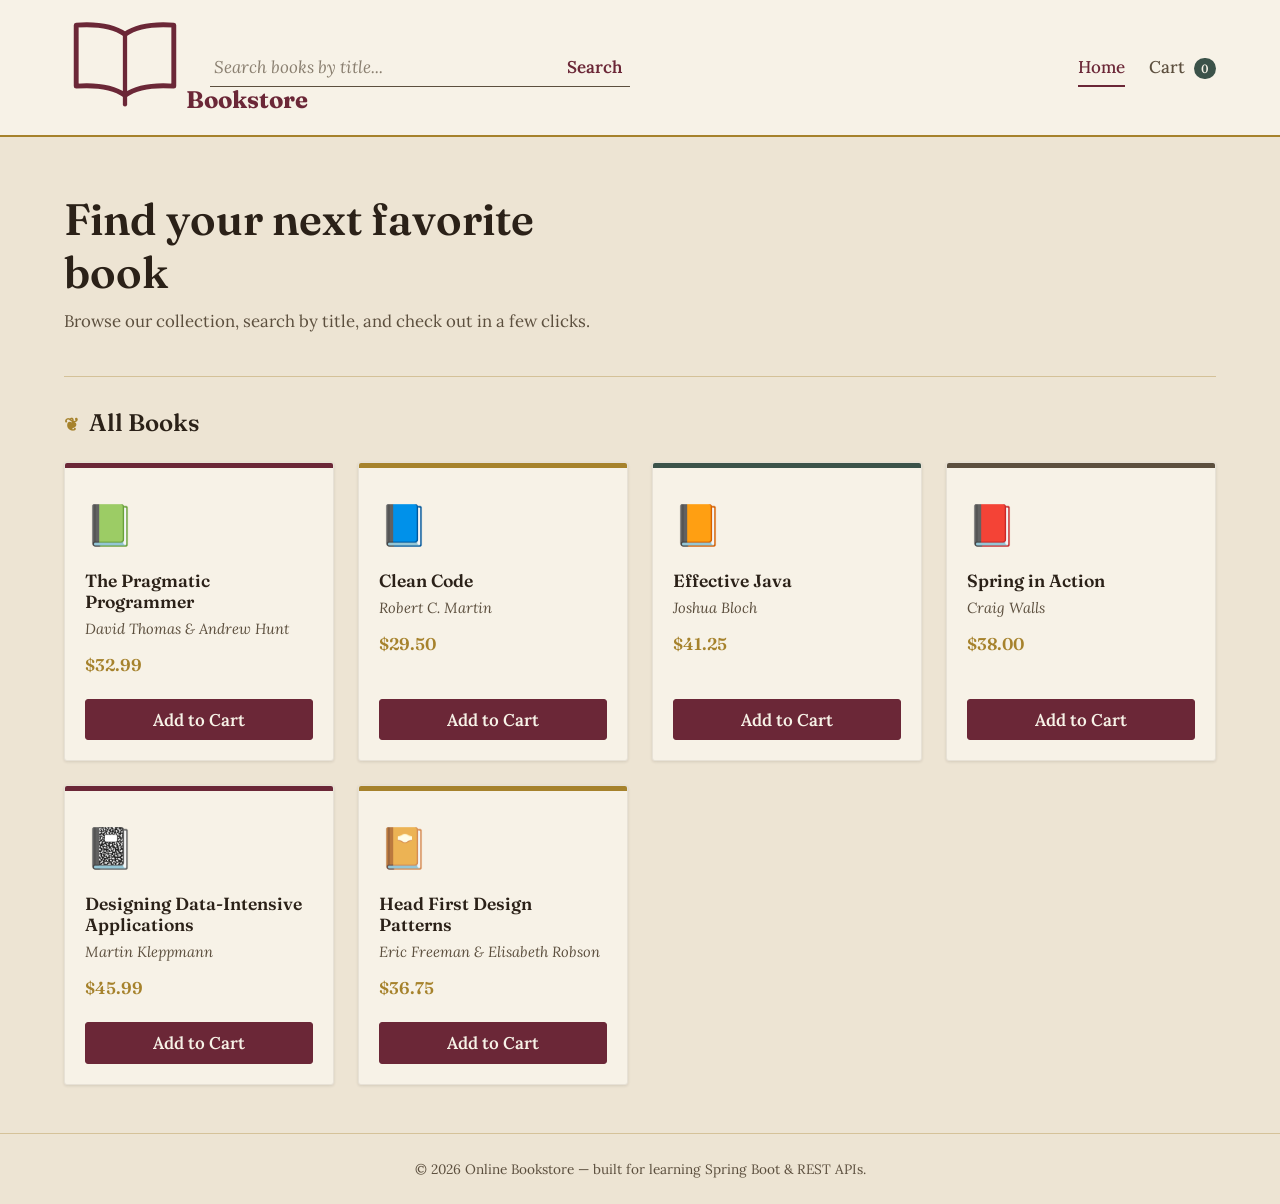
<file: frontend/index.html>
<!DOCTYPE html>
<html lang="en">
<head>
  <meta charset="UTF-8">
  <meta name="viewport" content="width=device-width, initial-scale=1.0">
  <title>Online Bookstore</title>
  <link rel="preconnect" href="https://fonts.googleapis.com">
  <link rel="preconnect" href="https://fonts.gstatic.com" crossorigin>
  <link href="https://fonts.googleapis.com/css2?family=Fraunces:opsz,wght@9..144,400;9..144,500;9..144,600;9..144,700&family=Lora:ital,wght@0,400;0,500;0,600;1,400&display=swap" rel="stylesheet">
  <link rel="stylesheet" href="css/style.css">
</head>
<body>

  <!-- ===== Header / Navigation ===== -->
  <header class="site-header">
    <div class="header-inner">
      <a href="index.html" class="logo"><svg class="logo-mark" viewBox="0 0 40 30" xmlns="http://www.w3.org/2000/svg" aria-hidden="true"><path d="M20 6C16.5 3.5 11 2.5 4 3v20c7 -0.5 12.5 0.5 16 3" fill="none" stroke="currentColor" stroke-width="1.6" stroke-linecap="round" stroke-linejoin="round"/><path d="M20 6c3.5 -2.5 9 -3.5 16 -3v20c-7 -0.5 -12.5 0.5 -16 3" fill="none" stroke="currentColor" stroke-width="1.6" stroke-linecap="round" stroke-linejoin="round"/><path d="M20 6v23" fill="none" stroke="currentColor" stroke-width="1.4" stroke-linecap="round"/></svg><span class="logo-text">Bookstore</span></a>

      <form class="search-form" id="searchForm">
        <input
          type="text"
          id="searchInput"
          class="search-input"
          placeholder="Search books by title..."
          autocomplete="off"
        >
        <button type="submit" class="search-btn">Search</button>
      </form>

      <nav class="main-nav">
        <a href="index.html" class="nav-link active">Home</a>
        <a href="cart.html" class="nav-link">
          Cart
          <span class="cart-count" id="cartCount">0</span>
        </a>
      </nav>
    </div>
  </header>

  <!-- ===== Main Content ===== -->
  <main class="main-content">

    <section class="hero">
      <h1>Find your next favorite book</h1>
      <p>Browse our collection, search by title, and check out in a few clicks.</p>
    </section>

    <section class="book-list-section">
      <h2 class="section-title">All Books</h2>

      <!-- Loading state (hidden by default, used later when JS fetches data) -->
      <p class="state-message loading-message" id="loadingMessage" hidden>Loading books...</p>

      <!-- Empty / no-results state (hidden by default) -->
      <p class="state-message empty-message" id="emptyMessage" hidden>No books match your search.</p>

      <!-- Static book grid for Phase 1. Phase 3 will make this dynamic via JS. -->
      <div class="book-grid" id="bookGrid">

        <article class="book-card" data-id="1">
          <a href="book.html?id=1" class="book-card-link">
            <div class="book-cover book-cover--1"></div>
            <h3 class="book-title">The Pragmatic Programmer</h3>
            <p class="book-author">David Thomas &amp; Andrew Hunt</p>
            <p class="book-price">$32.99</p>
          </a>
          <button class="btn btn-add-cart" data-id="1">Add to Cart</button>
        </article>

        <article class="book-card" data-id="2">
          <a href="book.html?id=2" class="book-card-link">
            <div class="book-cover book-cover--3"></div>
            <h3 class="book-title">Clean Code</h3>
            <p class="book-author">Robert C. Martin</p>
            <p class="book-price">$29.50</p>
          </a>
          <button class="btn btn-add-cart" data-id="2">Add to Cart</button>
        </article>

        <article class="book-card" data-id="3">
          <a href="book.html?id=3" class="book-card-link">
            <div class="book-cover book-cover--2"></div>
            <h3 class="book-title">Effective Java</h3>
            <p class="book-author">Joshua Bloch</p>
            <p class="book-price">$41.25</p>
          </a>
          <button class="btn btn-add-cart" data-id="3">Add to Cart</button>
        </article>

        <article class="book-card" data-id="4">
          <a href="book.html?id=4" class="book-card-link">
            <div class="book-cover book-cover--5"></div>
            <h3 class="book-title">Spring in Action</h3>
            <p class="book-author">Craig Walls</p>
            <p class="book-price">$38.00</p>
          </a>
          <button class="btn btn-add-cart" data-id="4">Add to Cart</button>
        </article>

        <article class="book-card" data-id="5">
          <a href="book.html?id=5" class="book-card-link">
            <div class="book-cover book-cover--4"></div>
            <h3 class="book-title">Designing Data-Intensive Applications</h3>
            <p class="book-author">Martin Kleppmann</p>
            <p class="book-price">$45.99</p>
          </a>
          <button class="btn btn-add-cart" data-id="5">Add to Cart</button>
        </article>

        <article class="book-card" data-id="6">
          <a href="book.html?id=6" class="book-card-link">
            <div class="book-cover book-cover--6"></div>
            <h3 class="book-title">Head First Design Patterns</h3>
            <p class="book-author">Eric Freeman &amp; Elisabeth Robson</p>
            <p class="book-price">$36.75</p>
          </a>
          <button class="btn btn-add-cart" data-id="6">Add to Cart</button>
        </article>

      </div>
    </section>
  </main>

  <!-- ===== Footer ===== -->
  <footer class="site-footer">
    <p>&copy; 2026 Online Bookstore — built for learning Spring Boot &amp; REST APIs.</p>
  </footer>

  <script src="js/books-data.js"></script>
  <script src="js/api.js"></script>
  <script src="js/main.js"></script>
</body>
</html>
</file>
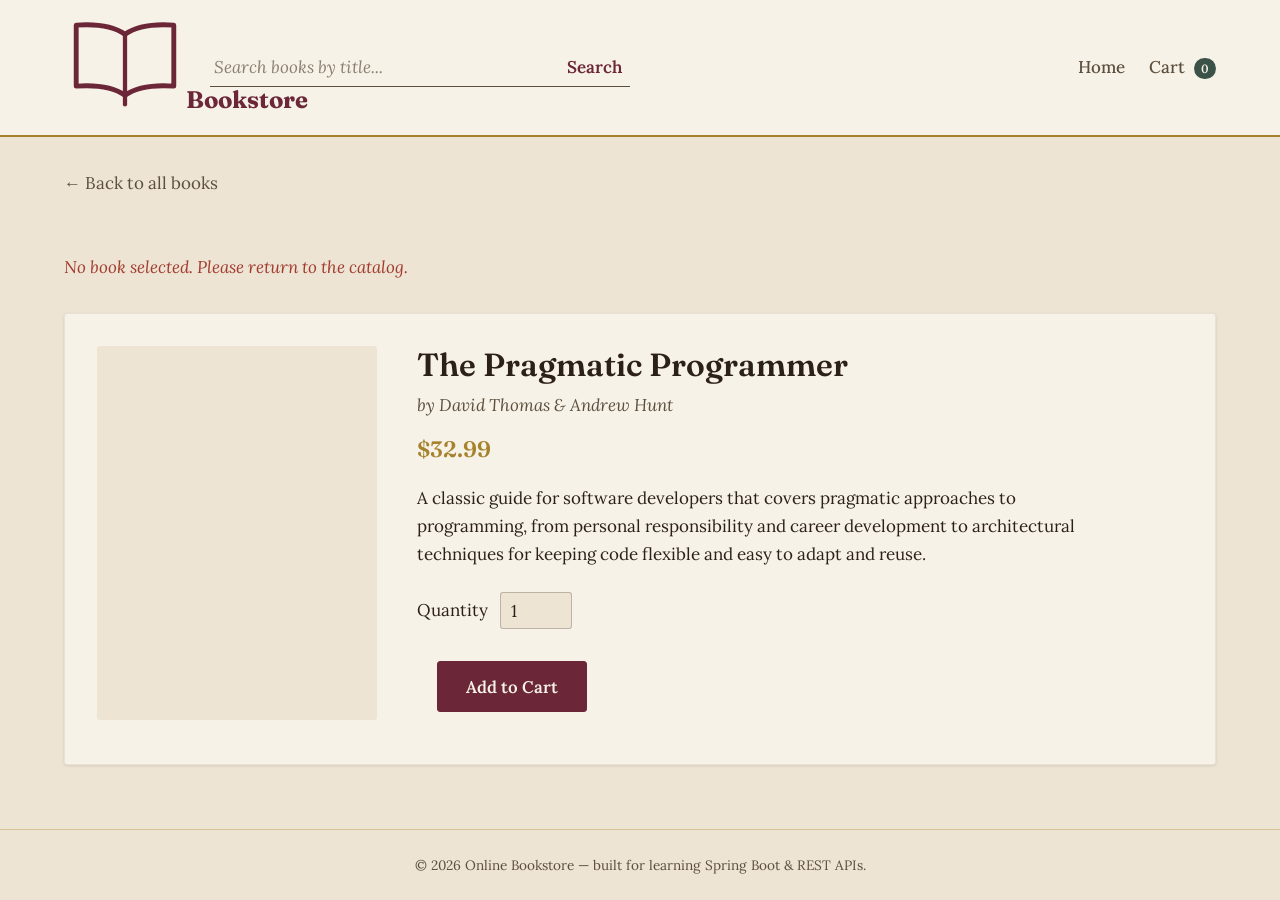
<file: frontend/book.html>
<!DOCTYPE html>
<html lang="en">
<head>
  <meta charset="UTF-8">
  <meta name="viewport" content="width=device-width, initial-scale=1.0">
  <title>Book Details — Online Bookstore</title>
  <link rel="preconnect" href="https://fonts.googleapis.com">
  <link rel="preconnect" href="https://fonts.gstatic.com" crossorigin>
  <link href="https://fonts.googleapis.com/css2?family=Fraunces:opsz,wght@9..144,400;9..144,500;9..144,600;9..144,700&family=Lora:ital,wght@0,400;0,500;0,600;1,400&display=swap" rel="stylesheet">
  <link rel="stylesheet" href="css/style.css">
</head>
<body>

  <header class="site-header">
    <div class="header-inner">
      <a href="index.html" class="logo"><svg class="logo-mark" viewBox="0 0 40 30" xmlns="http://www.w3.org/2000/svg" aria-hidden="true"><path d="M20 6C16.5 3.5 11 2.5 4 3v20c7 -0.5 12.5 0.5 16 3" fill="none" stroke="currentColor" stroke-width="1.6" stroke-linecap="round" stroke-linejoin="round"/><path d="M20 6c3.5 -2.5 9 -3.5 16 -3v20c-7 -0.5 -12.5 0.5 -16 3" fill="none" stroke="currentColor" stroke-width="1.6" stroke-linecap="round" stroke-linejoin="round"/><path d="M20 6v23" fill="none" stroke="currentColor" stroke-width="1.4" stroke-linecap="round"/></svg><span class="logo-text">Bookstore</span></a>

      <form class="search-form" id="searchForm">
        <input type="text" id="searchInput" class="search-input" placeholder="Search books by title..." autocomplete="off">
        <button type="submit" class="search-btn">Search</button>
      </form>

      <nav class="main-nav">
        <a href="index.html" class="nav-link">Home</a>
        <a href="cart.html" class="nav-link">
          Cart
          <span class="cart-count" id="cartCount">0</span>
        </a>
      </nav>
    </div>
  </header>

  <main class="main-content">
    <a href="index.html" class="back-link">&larr; Back to all books</a>

    <!-- Loading / error states, wired up once JS reads the ?id= query param -->
    <p class="state-message loading-message" id="loadingMessage" hidden>Loading book...</p>
    <p class="state-message error-message" id="errorMessage" hidden>Book not found.</p>

    <section class="book-detail" id="bookDetail">
      <div class="book-detail-cover book-cover--1" id="bookDetailCover"></div>

      <div class="book-detail-info">
        <h1 id="bookDetailTitle">The Pragmatic Programmer</h1>
        <p class="book-detail-author" id="bookDetailAuthor">by David Thomas &amp; Andrew Hunt</p>
        <p class="book-detail-price" id="bookDetailPrice">$32.99</p>

        <p class="book-detail-description" id="bookDetailDescription">
          A classic guide for software developers that covers pragmatic approaches to
          programming, from personal responsibility and career development to
          architectural techniques for keeping code flexible and easy to adapt and reuse.
        </p>

        <div class="quantity-row">
          <label for="quantityInput">Quantity</label>
          <input type="number" id="quantityInput" value="1" min="1" class="quantity-input">
        </div>

        <button class="btn btn-add-cart btn-large" id="addToCartBtn" data-id="1">Add to Cart</button>
        <p class="add-confirmation" id="addConfirmation" hidden>Added to cart!</p>
      </div>
    </section>
  </main>

  <footer class="site-footer">
    <p>&copy; 2026 Online Bookstore — built for learning Spring Boot &amp; REST APIs.</p>
  </footer>

  <script src="js/books-data.js"></script>
  <script src="js/api.js"></script>
  <script src="js/book-details.js"></script>
</body>
</html>
</file>
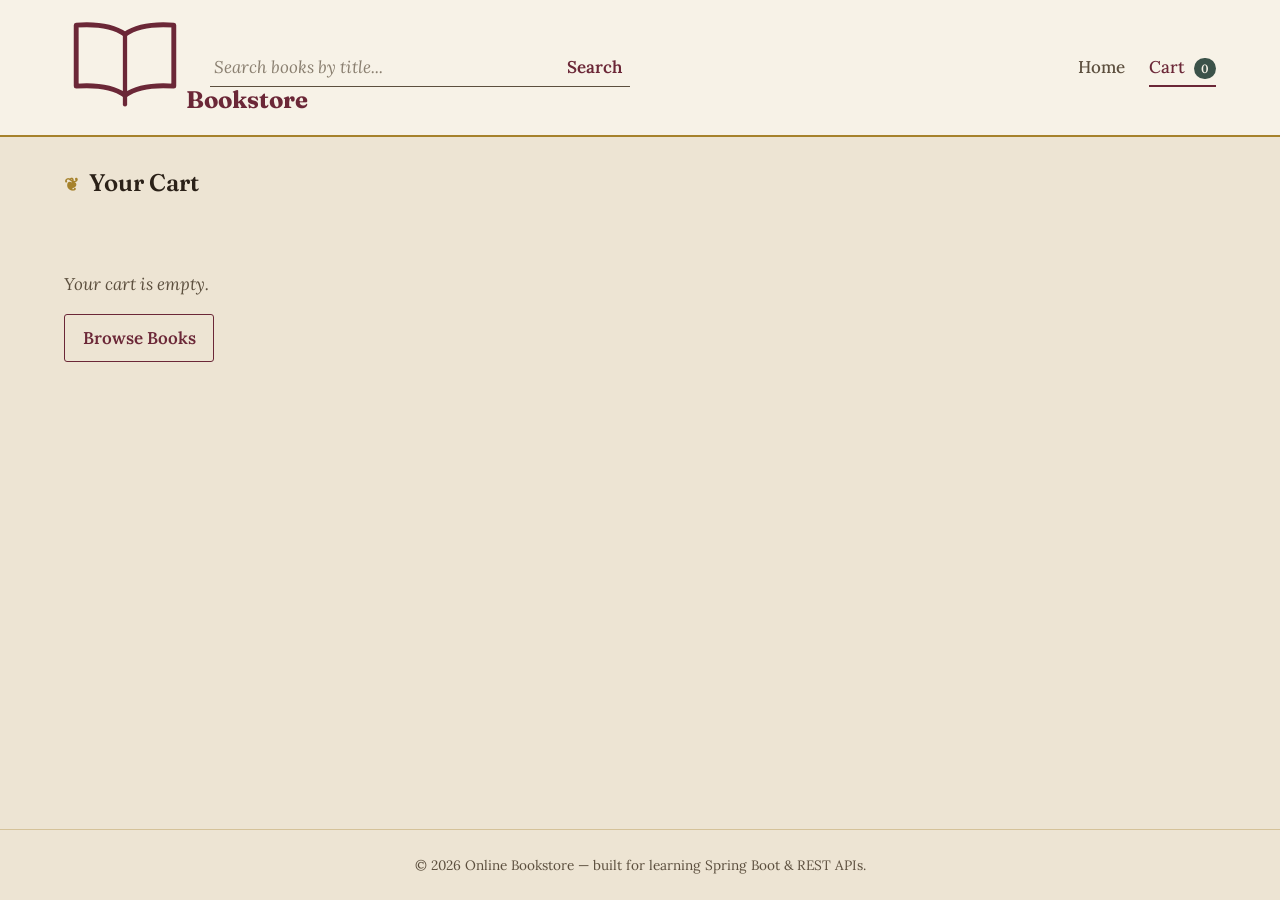
<file: frontend/cart.html>
<!DOCTYPE html>
<html lang="en">
<head>
  <meta charset="UTF-8">
  <meta name="viewport" content="width=device-width, initial-scale=1.0">
  <title>Your Cart — Online Bookstore</title>
  <link rel="preconnect" href="https://fonts.googleapis.com">
  <link rel="preconnect" href="https://fonts.gstatic.com" crossorigin>
  <link href="https://fonts.googleapis.com/css2?family=Fraunces:opsz,wght@9..144,400;9..144,500;9..144,600;9..144,700&family=Lora:ital,wght@0,400;0,500;0,600;1,400&display=swap" rel="stylesheet">
  <link rel="stylesheet" href="css/style.css">
</head>
<body>

  <header class="site-header">
    <div class="header-inner">
      <a href="index.html" class="logo"><svg class="logo-mark" viewBox="0 0 40 30" xmlns="http://www.w3.org/2000/svg" aria-hidden="true"><path d="M20 6C16.5 3.5 11 2.5 4 3v20c7 -0.5 12.5 0.5 16 3" fill="none" stroke="currentColor" stroke-width="1.6" stroke-linecap="round" stroke-linejoin="round"/><path d="M20 6c3.5 -2.5 9 -3.5 16 -3v20c-7 -0.5 -12.5 0.5 -16 3" fill="none" stroke="currentColor" stroke-width="1.6" stroke-linecap="round" stroke-linejoin="round"/><path d="M20 6v23" fill="none" stroke="currentColor" stroke-width="1.4" stroke-linecap="round"/></svg><span class="logo-text">Bookstore</span></a>

      <form class="search-form" id="searchForm">
        <input type="text" id="searchInput" class="search-input" placeholder="Search books by title..." autocomplete="off">
        <button type="submit" class="search-btn">Search</button>
      </form>

      <nav class="main-nav">
        <a href="index.html" class="nav-link">Home</a>
        <a href="cart.html" class="nav-link active">
          Cart
          <span class="cart-count" id="cartCount">0</span>
        </a>
      </nav>
    </div>
  </header>

  <main class="main-content">
    <h1 class="section-title">Your Cart</h1>

    <!-- Empty cart state -->
    <div class="empty-cart-state" id="emptyCartState" hidden>
      <p>Your cart is empty.</p>
      <a href="index.html" class="btn">Browse Books</a>
    </div>

    <!-- Cart items will be listed here by JS in Phase 3 -->
    <!-- Cart items rendered dynamically by cart.js -->
    <div class="cart-items" id="cartItems"></div>

    <section class="cart-summary" id="cartSummary">
      <div class="cart-summary-row">
        <span>Subtotal</span>
        <span id="cartSubtotal">$115.49</span>
      </div>
      <div class="cart-summary-row cart-total-row">
        <span>Total</span>
        <span id="cartTotal">$115.49</span>
      </div>
      <a href="checkout.html" class="btn btn-large btn-checkout">Proceed to Checkout</a>
    </section>
  </main>

  <footer class="site-footer">
    <p>&copy; 2026 Online Bookstore — built for learning Spring Boot &amp; REST APIs.</p>
  </footer>

  <script src="js/books-data.js"></script>
  <script src="js/api.js"></script>
  <script src="js/cart.js"></script>
</body>
</html>
</file>
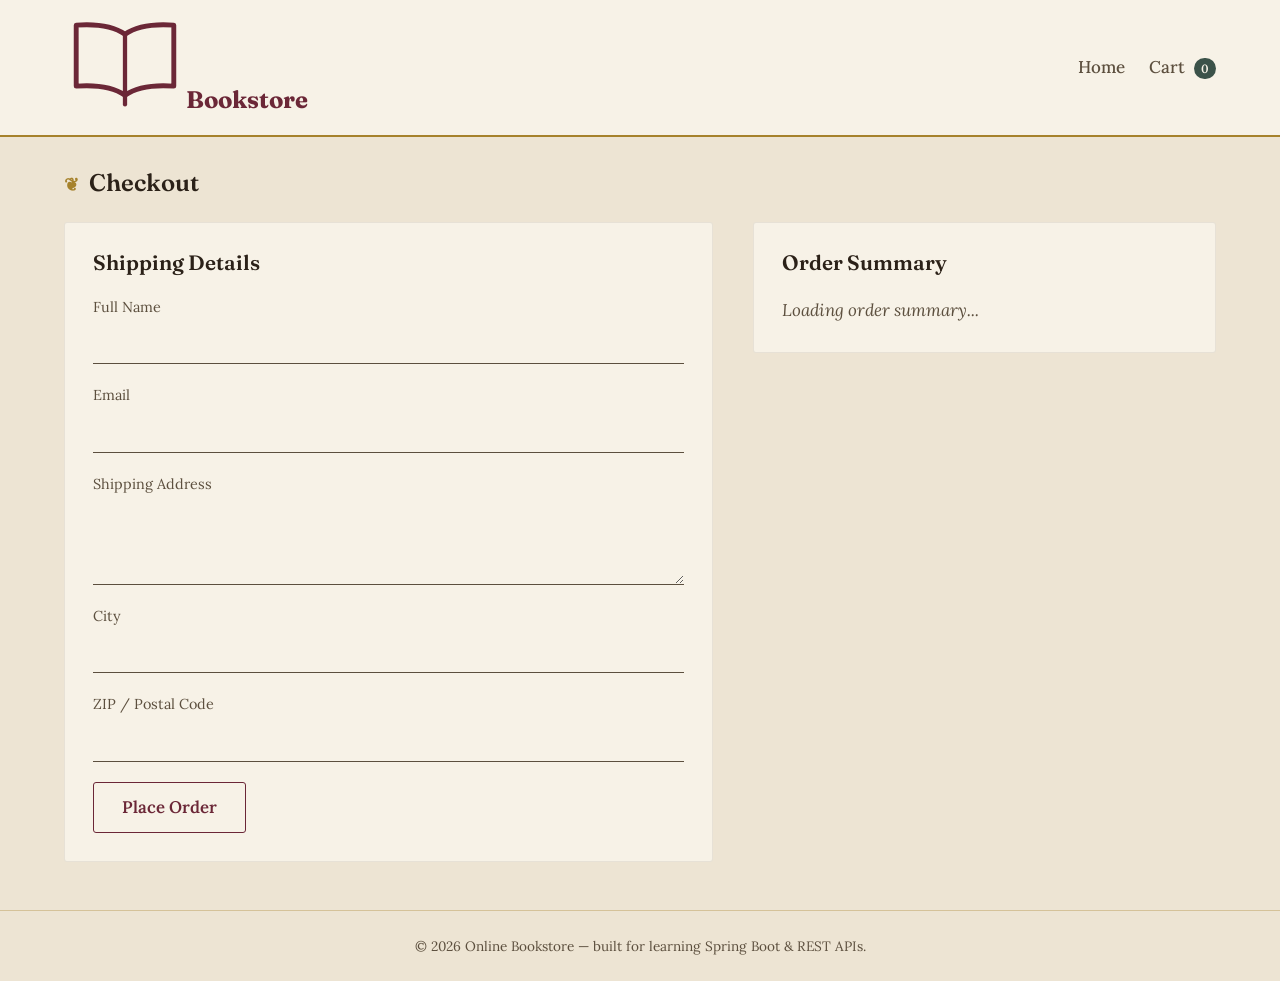
<file: frontend/checkout.html>
<!DOCTYPE html>
<html lang="en">
<head>
  <meta charset="UTF-8">
  <meta name="viewport" content="width=device-width, initial-scale=1.0">
  <title>Checkout — Online Bookstore</title>
  <link rel="preconnect" href="https://fonts.googleapis.com">
  <link rel="preconnect" href="https://fonts.gstatic.com" crossorigin>
  <link href="https://fonts.googleapis.com/css2?family=Fraunces:opsz,wght@9..144,400;9..144,500;9..144,600;9..144,700&family=Lora:ital,wght@0,400;0,500;0,600;1,400&display=swap" rel="stylesheet">
  <link rel="stylesheet" href="css/style.css">
</head>
<body>

  <header class="site-header">
    <div class="header-inner">
      <a href="index.html" class="logo"><svg class="logo-mark" viewBox="0 0 40 30" xmlns="http://www.w3.org/2000/svg" aria-hidden="true"><path d="M20 6C16.5 3.5 11 2.5 4 3v20c7 -0.5 12.5 0.5 16 3" fill="none" stroke="currentColor" stroke-width="1.6" stroke-linecap="round" stroke-linejoin="round"/><path d="M20 6c3.5 -2.5 9 -3.5 16 -3v20c-7 -0.5 -12.5 0.5 -16 3" fill="none" stroke="currentColor" stroke-width="1.6" stroke-linecap="round" stroke-linejoin="round"/><path d="M20 6v23" fill="none" stroke="currentColor" stroke-width="1.4" stroke-linecap="round"/></svg><span class="logo-text">Bookstore</span></a>
      <nav class="main-nav">
        <a href="index.html" class="nav-link">Home</a>
        <a href="cart.html" class="nav-link">
          Cart
          <span class="cart-count" id="cartCount">0</span>
        </a>
      </nav>
    </div>
  </header>

  <main class="main-content">
    <h1 class="section-title">Checkout</h1>

    <div class="checkout-layout">

      <!-- Checkout form -->
      <form class="checkout-form" id="checkoutForm" novalidate>
        <h2>Shipping Details</h2>

        <div class="form-group">
          <label for="fullName">Full Name</label>
          <input type="text" id="fullName" name="fullName" required>
          <span class="form-error" id="fullNameError" hidden>Please enter your full name.</span>
        </div>

        <div class="form-group">
          <label for="email">Email</label>
          <input type="email" id="email" name="email" required>
          <span class="form-error" id="emailError" hidden>Please enter a valid email.</span>
        </div>

        <div class="form-group">
          <label for="address">Shipping Address</label>
          <textarea id="address" name="address" rows="3" required></textarea>
          <span class="form-error" id="addressError" hidden>Please enter your address.</span>
        </div>

        <div class="form-group">
          <label for="city">City</label>
          <input type="text" id="city" name="city" required>
          <span class="form-error" id="cityError" hidden>Please enter your city.</span>
        </div>

        <div class="form-group">
          <label for="zip">ZIP / Postal Code</label>
          <input type="text" id="zip" name="zip" required>
          <span class="form-error" id="zipError" hidden>Please enter a valid ZIP code.</span>
        </div>

        <button type="submit" class="btn btn-large btn-checkout">Place Order</button>
      </form>

      <!-- Order summary (rendered dynamically by checkout.js) -->
      <aside class="order-summary" id="orderSummary">
        <h2>Order Summary</h2>
        <p style="color: var(--color-ink-soft); font-style: italic;">Loading order summary...</p>
      </aside>
    </div>

    <!-- Order confirmation (hidden until form submits successfully) -->
    <section class="order-confirmation" id="orderConfirmation" hidden>
      <h2>Order confirmed</h2>
      <p>Thank you for your purchase. A confirmation has been sent to your email.</p>
      <p class="order-id">Order ID: <span id="orderIdValue">—</span></p>
      <a href="index.html" class="btn">Continue Shopping</a>
    </section>
  </main>

  <footer class="site-footer">
    <p>&copy; 2026 Online Bookstore — built for learning Spring Boot &amp; REST APIs.</p>
  </footer>

  <script src="js/books-data.js"></script>
  <script src="js/api.js"></script>
  <script src="js/checkout.js"></script>
</body>
</html>
</file>
<file: frontend/css/style.css>
/* =========================================================
   Online Bookstore — Phase 2 stylesheet
   Theme: classic antiquarian bookshop — warm paper, leather
   wine, and brass-gilt accents. Layout via Flexbox + Grid.
   ========================================================= */

/* ---------- Design tokens ---------- */
:root {
  --color-paper: #EDE4D3;
  --color-paper-light: #F7F2E7;
  --color-ink: #2B2118;
  --color-ink-soft: #5C4F3E;
  --color-wine: #6B2737;
  --color-wine-dark: #4E1C29;
  --color-brass: #A6822C;
  --color-brass-light: #C7A85A;
  --color-forest: #3B5249;
  --color-error: #A13A2E;

  --font-display: 'Fraunces', Georgia, serif;
  --font-body: 'Lora', Georgia, serif;

  --radius: 3px;
  --shadow-card: 0 1px 3px rgba(43, 33, 24, 0.12);
  --shadow-card-hover: 0 10px 24px rgba(43, 33, 24, 0.18);
  --transition: 180ms ease;
}

@media (prefers-reduced-motion: reduce) {
  * { transition: none !important; animation: none !important; }
}

/* ---------- Reset ---------- */
* { box-sizing: border-box; margin: 0; padding: 0; }

html { scroll-behavior: smooth; }

body {
  background: var(--color-paper);
  color: var(--color-ink);
  font-family: var(--font-body);
  font-size: 17px;
  line-height: 1.65;
  min-height: 100vh;
  display: flex;
  flex-direction: column;
}

a { color: inherit; text-decoration: none; }

h1, h2, h3 {
  font-family: var(--font-display);
  font-weight: 600;
  color: var(--color-ink);
  line-height: 1.2;
}

button, input, textarea { font-family: inherit; font-size: inherit; color: inherit; }

img { max-width: 100%; display: block; }

/* ---------- Header ---------- */
.site-header {
  background: var(--color-paper-light);
  border-bottom: 2px solid var(--color-brass);
  position: sticky;
  top: 0;
  z-index: 10;
}

.header-inner {
  max-width: 1200px;
  margin: 0 auto;
  padding: 1rem 1.5rem;
  display: flex;
  align-items: center;
  gap: 1.5rem;
  flex-wrap: wrap;
}

.logo {
  font-family: var(--font-display);
  font-size: 1.5rem;
  font-weight: 700;
  color: var(--color-wine);
  white-space: nowrap;
}

/* Search */
.search-form {
  display: flex;
  flex: 1 1 260px;
  max-width: 420px;
  border-bottom: 1.5px solid var(--color-ink-soft);
  transition: border-color var(--transition);
}

.search-form:focus-within { border-color: var(--color-wine); }

.search-input {
  flex: 1;
  background: transparent;
  border: none;
  padding: 0.5rem 0.25rem;
  font-style: italic;
  color: var(--color-ink);
}

.search-input:focus { outline: none; }
.search-input::placeholder { color: var(--color-ink-soft); opacity: 0.7; }

.search-btn {
  background: none;
  border: none;
  color: var(--color-wine);
  font-weight: 600;
  padding: 0.5rem 0.5rem;
  cursor: pointer;
  transition: color var(--transition);
}

.search-btn:hover { color: var(--color-wine-dark); text-decoration: underline; }

/* Nav */
.main-nav {
  display: flex;
  gap: 1.5rem;
  margin-left: auto;
  align-items: center;
}

.nav-link {
  position: relative;
  padding-bottom: 2px;
  font-weight: 500;
  color: var(--color-ink-soft);
  transition: color var(--transition);
}

.nav-link:hover, .nav-link.active { color: var(--color-wine); }

.nav-link.active::after {
  content: "";
  position: absolute;
  left: 0; right: 0; bottom: -4px;
  height: 2px;
  background: var(--color-wine);
}

.cart-count {
  display: inline-flex;
  align-items: center;
  justify-content: center;
  min-width: 1.35rem;
  height: 1.35rem;
  padding: 0 0.3rem;
  margin-left: 0.35rem;
  border-radius: 50%;
  background: var(--color-forest);
  color: var(--color-paper-light);
  font-size: 0.75rem;
  font-weight: 600;
}

/* ---------- Main layout ---------- */
.main-content {
  flex: 1;
  max-width: 1200px;
  width: 100%;
  margin: 0 auto;
  padding: 2rem 1.5rem 3rem;
}

.back-link {
  display: inline-block;
  margin-bottom: 1.5rem;
  color: var(--color-ink-soft);
  transition: color var(--transition);
}
.back-link:hover { color: var(--color-wine); }

/* Hero */
.hero {
  padding: 1.5rem 0 2.5rem;
  border-bottom: 1px solid rgba(166, 130, 44, 0.35);
  margin-bottom: 2rem;
  animation: hero-rise 500ms ease both;
}

@keyframes hero-rise {
  from { opacity: 0; transform: translateY(8px); }
  to { opacity: 1; transform: translateY(0); }
}

.hero h1 {
  font-size: clamp(1.9rem, 4vw, 2.75rem);
  max-width: 20ch;
  margin-bottom: 0.6rem;
}

.hero p {
  color: var(--color-ink-soft);
  max-width: 55ch;
  font-size: 1.05rem;
}

.section-title {
  font-size: 1.5rem;
  margin-bottom: 1.5rem;
  display: flex;
  align-items: baseline;
  gap: 0.6rem;
}

.section-title::before {
  content: "❦";
  color: var(--color-brass);
  font-size: 1.1rem;
}

/* State messages */
.state-message {
  padding: 2rem 0;
  color: var(--color-ink-soft);
  font-style: italic;
}
.error-message { color: var(--color-error); }

/* ---------- Book grid ---------- */
.book-grid {
  display: grid;
  grid-template-columns: repeat(auto-fill, minmax(230px, 1fr));
  gap: 1.5rem;
}

.book-card {
  background: var(--color-paper-light);
  border: 1px solid rgba(43, 33, 24, 0.08);
  border-radius: var(--radius);
  box-shadow: var(--shadow-card);
  overflow: hidden;
  display: flex;
  flex-direction: column;
  transition: transform var(--transition), box-shadow var(--transition);
  position: relative;
}

.book-card::before {
  content: "";
  display: block;
  height: 5px;
  background: var(--color-wine);
}
.book-card:nth-of-type(4n+2)::before { background: var(--color-brass); }
.book-card:nth-of-type(4n+3)::before { background: var(--color-forest); }
.book-card:nth-of-type(4n+4)::before { background: var(--color-ink-soft); }

.book-card:hover {
  transform: translateY(-4px);
  box-shadow: var(--shadow-card-hover);
}

.book-card-link {
  display: flex;
  flex-direction: column;
  padding: 1.5rem 1.25rem 0.5rem;
  flex: 1;
}

.book-cover {
  font-size: 2.5rem;
  margin-bottom: 0.75rem;
}

.book-title {
  font-size: 1.1rem;
  margin-bottom: 0.3rem;
}

.book-author {
  color: var(--color-ink-soft);
  font-size: 0.92rem;
  font-style: italic;
  margin-bottom: 0.6rem;
}

.book-price {
  color: var(--color-brass);
  font-weight: 600;
  font-family: var(--font-display);
}

/* ---------- Buttons ---------- */
.btn {
  display: inline-block;
  border: 1.5px solid var(--color-wine);
  background: transparent;
  color: var(--color-wine);
  padding: 0.55rem 1.1rem;
  border-radius: var(--radius);
  font-weight: 600;
  cursor: pointer;
  text-align: center;
  transition: background var(--transition), color var(--transition), transform 120ms ease;
}

.btn:hover { background: var(--color-wine); color: var(--color-paper-light); }
.btn:active { transform: scale(0.98); }

.btn-add-cart {
  margin: 0.75rem 1.25rem 1.25rem;
  background: var(--color-wine);
  color: var(--color-paper-light);
}
.btn-add-cart:hover { background: var(--color-wine-dark); border-color: var(--color-wine-dark); }

.btn-large { padding: 0.85rem 1.75rem; font-size: 1.05rem; }

.btn-remove {
  border-color: var(--color-ink-soft);
  color: var(--color-ink-soft);
  padding: 0.4rem 0.85rem;
  font-size: 0.9rem;
}
.btn-remove:hover { background: var(--color-error); border-color: var(--color-error); color: var(--color-paper-light); }

.btn-checkout { display: block; text-align: center; margin-top: 1.25rem; }

/* ---------- Book detail page ---------- */
.book-detail {
  display: grid;
  grid-template-columns: minmax(160px, 280px) 1fr;
  gap: 2.5rem;
  background: var(--color-paper-light);
  border: 1px solid rgba(43, 33, 24, 0.08);
  border-radius: var(--radius);
  padding: 2rem;
  box-shadow: var(--shadow-card);
}

.book-detail-cover {
  font-size: 7rem;
  display: flex;
  align-items: center;
  justify-content: center;
  background: var(--color-paper);
  border-radius: var(--radius);
  aspect-ratio: 3 / 4;
}

.book-detail-info h1 { font-size: 2rem; margin-bottom: 0.4rem; }

.book-detail-author {
  color: var(--color-ink-soft);
  font-style: italic;
  margin-bottom: 0.75rem;
}

.book-detail-price {
  font-family: var(--font-display);
  color: var(--color-brass);
  font-size: 1.4rem;
  font-weight: 600;
  margin-bottom: 1rem;
}

.book-detail-description {
  max-width: 60ch;
  margin-bottom: 1.5rem;
  color: var(--color-ink);
}

.quantity-row {
  display: flex;
  align-items: center;
  gap: 0.75rem;
  margin-bottom: 1.25rem;
}

.quantity-input {
  width: 4.5rem;
  padding: 0.4rem 0.6rem;
  border: 1px solid rgba(43, 33, 24, 0.25);
  border-radius: var(--radius);
  background: var(--color-paper);
}

.add-confirmation {
  margin-top: 0.75rem;
  color: var(--color-forest);
  font-weight: 600;
}

/* ---------- Cart page ---------- */
.empty-cart-state {
  padding: 3rem 0;
  text-align: left;
  color: var(--color-ink-soft);
}
.empty-cart-state p { margin-bottom: 1rem; font-style: italic; }

.cart-items {
  display: flex;
  flex-direction: column;
  gap: 1rem;
  margin-bottom: 2rem;
}

.cart-item {
  display: grid;
  grid-template-columns: 3.5rem 1fr auto auto auto;
  align-items: center;
  gap: 1.25rem;
  background: var(--color-paper-light);
  border: 1px solid rgba(43, 33, 24, 0.08);
  border-radius: var(--radius);
  padding: 1rem 1.25rem;
}

.cart-item-cover { font-size: 2.25rem; text-align: center; }

.cart-item-title { font-size: 1.05rem; margin-bottom: 0.2rem; }
.cart-item-author { color: var(--color-ink-soft); font-size: 0.88rem; font-style: italic; }

.cart-item-qty { display: flex; flex-direction: column; gap: 0.25rem; font-size: 0.85rem; color: var(--color-ink-soft); }
.cart-qty-input { width: 3.5rem; padding: 0.3rem 0.4rem; border: 1px solid rgba(43, 33, 24, 0.25); border-radius: var(--radius); background: var(--color-paper); }

.cart-item-price { font-family: var(--font-display); font-weight: 600; color: var(--color-brass); white-space: nowrap; }

.cart-summary {
  max-width: 380px;
  margin-left: auto;
  background: var(--color-paper-light);
  border: 1px solid rgba(43, 33, 24, 0.08);
  border-radius: var(--radius);
  padding: 1.5rem;
}

.cart-summary-row {
  display: flex;
  justify-content: space-between;
  padding: 0.4rem 0;
  color: var(--color-ink-soft);
}

.cart-total-row {
  border-top: 1px solid var(--color-brass);
  margin-top: 0.5rem;
  padding-top: 0.75rem;
  font-family: var(--font-display);
  font-weight: 700;
  font-size: 1.15rem;
  color: var(--color-ink);
}

/* ---------- Checkout page ---------- */
.checkout-layout {
  display: grid;
  grid-template-columns: 1.4fr 1fr;
  gap: 2.5rem;
  align-items: start;
}

.checkout-form {
  background: var(--color-paper-light);
  border: 1px solid rgba(43, 33, 24, 0.08);
  border-radius: var(--radius);
  padding: 1.75rem;
}

.checkout-form h2, .order-summary h2 {
  font-size: 1.3rem;
  margin-bottom: 1.25rem;
}

.form-group { margin-bottom: 1.25rem; display: flex; flex-direction: column; }

.form-group label {
  font-size: 0.9rem;
  color: var(--color-ink-soft);
  margin-bottom: 0.35rem;
}

.form-group input, .form-group textarea {
  border: none;
  border-bottom: 1.5px solid var(--color-ink-soft);
  background: transparent;
  padding: 0.5rem 0.1rem;
  transition: border-color var(--transition);
  resize: vertical;
}

.form-group input:focus, .form-group textarea:focus {
  outline: none;
  border-color: var(--color-brass);
}

.form-group.has-error input,
.form-group.has-error textarea { border-color: var(--color-error); }

.form-error {
  color: var(--color-error);
  font-size: 0.82rem;
  margin-top: 0.3rem;
}

.order-summary {
  background: var(--color-paper-light);
  border: 1px solid rgba(43, 33, 24, 0.08);
  border-radius: var(--radius);
  padding: 1.75rem;
}

.order-summary-item {
  display: flex;
  justify-content: space-between;
  padding: 0.4rem 0;
  color: var(--color-ink-soft);
  font-size: 0.95rem;
}

.order-summary-row { display: flex; justify-content: space-between; }

.order-confirmation {
  margin-top: 2.5rem;
  padding: 2rem;
  background: var(--color-paper-light);
  border: 1.5px solid var(--color-forest);
  border-radius: var(--radius);
  text-align: left;
}

.order-confirmation h2 { color: var(--color-forest); margin-bottom: 0.6rem; }
.order-confirmation p { color: var(--color-ink-soft); margin-bottom: 0.4rem; }
.order-id { font-weight: 600; color: var(--color-ink); }
.order-confirmation .btn { margin-top: 1rem; }

/* ---------- Footer ---------- */
.site-footer {
  text-align: center;
  padding: 1.5rem;
  color: var(--color-ink-soft);
  font-size: 0.85rem;
  border-top: 1px solid rgba(166, 130, 44, 0.35);
}

/* ---------- Focus visibility (accessibility) ---------- */
a:focus-visible, button:focus-visible, input:focus-visible, textarea:focus-visible {
  outline: 2px solid var(--color-brass);
  outline-offset: 2px;
}

/* =========================================================
   Media queries
   ========================================================= */

/* Tablet */
@media (max-width: 900px) {
  .book-detail { grid-template-columns: 1fr; }
  .book-detail-cover { max-width: 220px; }
  .checkout-layout { grid-template-columns: 1fr; }
  .cart-summary { max-width: none; }
}

/* Mobile */
@media (max-width: 600px) {
  .header-inner { flex-direction: column; align-items: stretch; gap: 0.75rem; }
  .main-nav { margin-left: 0; justify-content: space-between; }
  .search-form { max-width: none; }

  .book-grid { grid-template-columns: repeat(auto-fill, minmax(150px, 1fr)); gap: 1rem; }

  .cart-item {
    grid-template-columns: 3rem 1fr;
    grid-template-areas:
      "cover info"
      "cover qty"
      "cover price"
      "cover remove";
    row-gap: 0.4rem;
  }
  .cart-item-cover { grid-area: cover; }
  .cart-item-info { grid-area: info; }
  .cart-item-qty { grid-area: qty; }
  .cart-item-price { grid-area: price; }
  .btn-remove { grid-area: remove; justify-self: start; }
}
</file>
